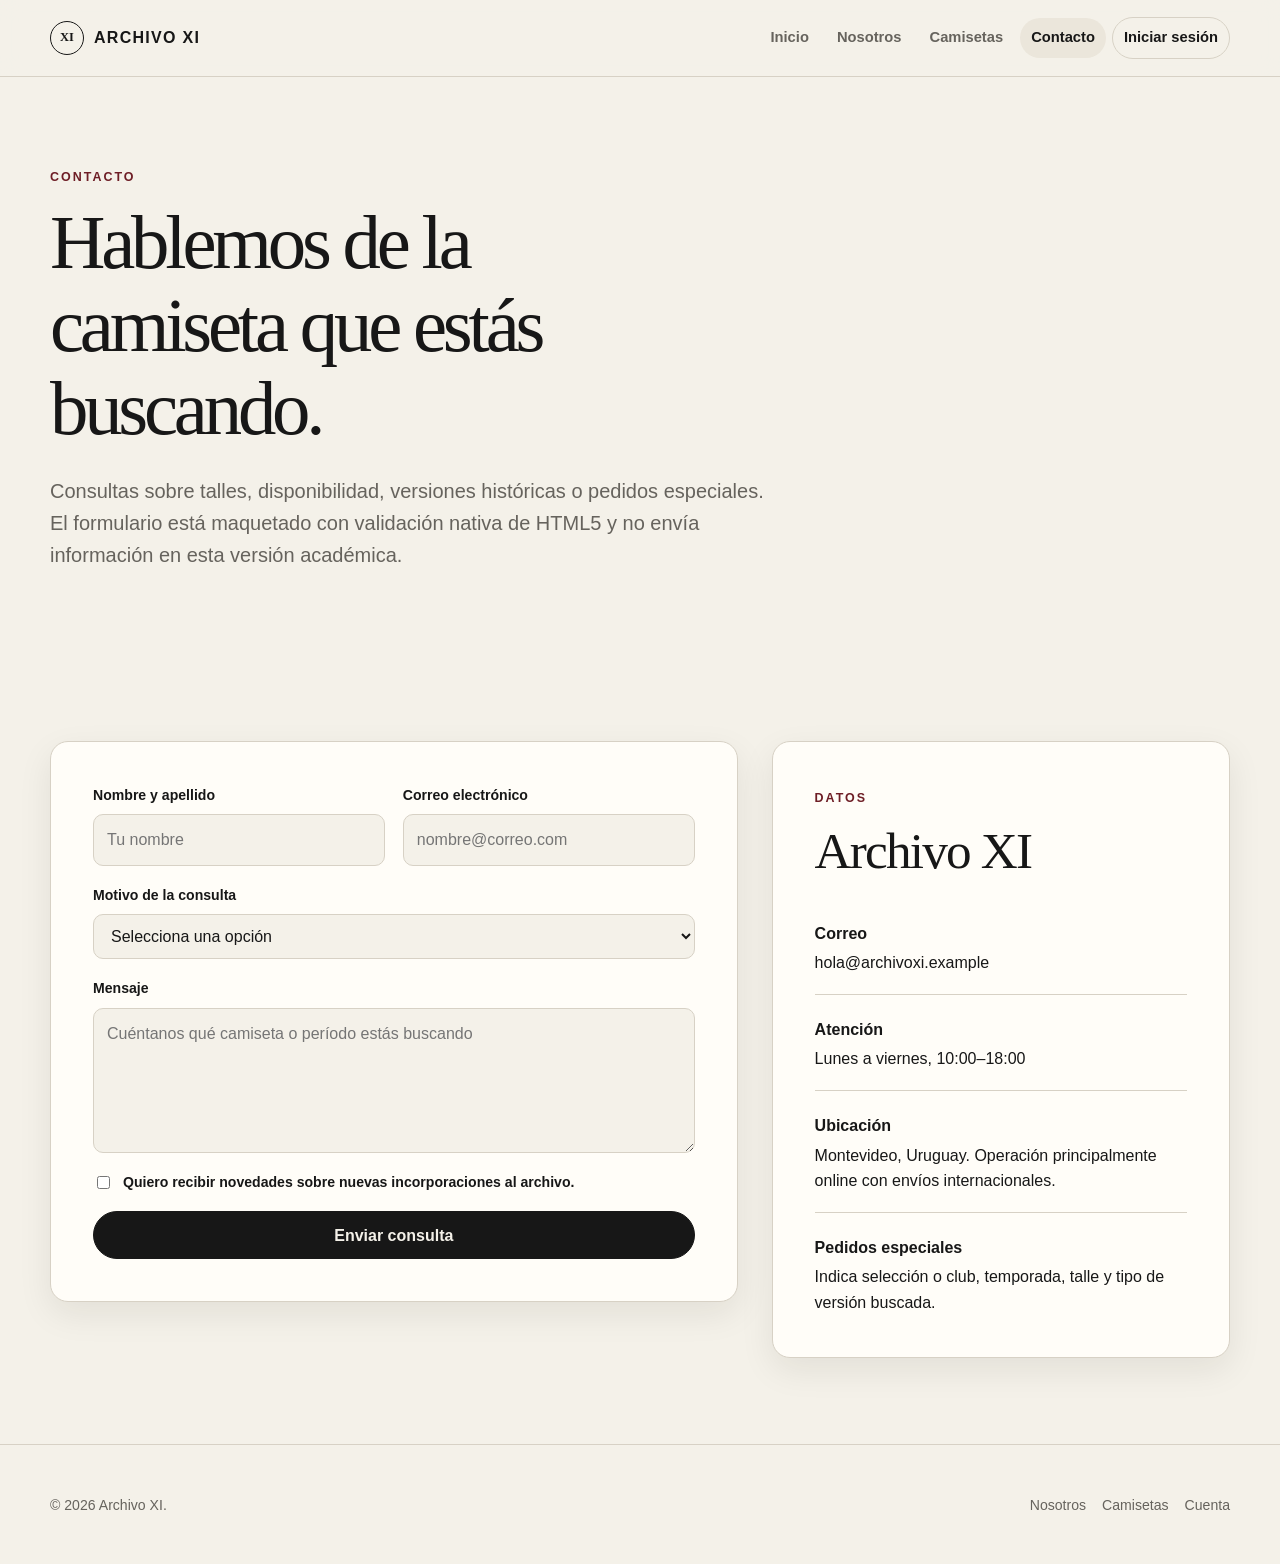
<file: contacto.html>
<!DOCTYPE html>
<html lang="es">
<head>
  <meta charset="UTF-8">
  <meta name="viewport" content="width=device-width, initial-scale=1.0">
  <meta name="description" content="Contacta a Archivo XI para consultas sobre camisetas retro, disponibilidad, talles y pedidos especiales.">
  <meta name="keywords" content="contacto camisetas retro, Archivo XI, talles, pedidos camisetas clásicas">
  <meta name="author" content="Archivo XI">
  <title>Contacto | Archivo XI</title>
  <link rel="stylesheet" href="estilos.css">
</head>
<body>
  <header class="site-header">
    <div class="container header-inner">
      <a class="brand" href="index.html" aria-label="Archivo XI, inicio"><span class="brand-mark">XI</span>ARCHIVO XI</a>
      <nav class="main-nav" aria-label="Navegación principal">
        <a href="index.html">Inicio</a><a href="nosotros.html">Nosotros</a><a href="productos.html">Camisetas</a><a href="contacto.html" aria-current="page">Contacto</a><a class="nav-login" href="login.html">Iniciar sesión</a>
      </nav>
    </div>
  </header>

  <main>
    <section class="container page-hero">
      <p class="eyebrow">Contacto</p>
      <h1>Hablemos de la camiseta que estás buscando.</h1>
      <p class="lead">Consultas sobre talles, disponibilidad, versiones históricas o pedidos especiales. El formulario está maquetado con validación nativa de HTML5 y no envía información en esta versión académica.</p>
    </section>

    <section class="section">
      <div class="container form-layout">
        <form class="form-card" action="#" method="post">
          <div class="form-grid">
            <div class="form-field">
              <label for="nombre">Nombre y apellido</label>
              <input id="nombre" name="nombre" type="text" autocomplete="name" minlength="2" required placeholder="Tu nombre">
            </div>
            <div class="form-field">
              <label for="email">Correo electrónico</label>
              <input id="email" name="email" type="email" autocomplete="email" required placeholder="nombre@correo.com">
            </div>
            <div class="form-field full">
              <label for="motivo">Motivo de la consulta</label>
              <select id="motivo" name="motivo" required>
                <option value="" selected disabled>Selecciona una opción</option>
                <option value="producto">Consulta por una camiseta</option>
                <option value="talle">Talles y medidas</option>
                <option value="pedido">Pedido especial</option>
                <option value="otro">Otro</option>
              </select>
            </div>
            <div class="form-field full">
              <label for="mensaje">Mensaje</label>
              <textarea id="mensaje" name="mensaje" minlength="10" required placeholder="Cuéntanos qué camiseta o período estás buscando"></textarea>
            </div>
            <div class="form-field full">
              <label class="check-row" for="newsletter">
                <input id="newsletter" name="newsletter" type="checkbox">
                <span>Quiero recibir novedades sobre nuevas incorporaciones al archivo.</span>
              </label>
            </div>
            <div class="form-field full">
              <button class="btn" type="submit">Enviar consulta</button>
            </div>
          </div>
        </form>

        <aside class="contact-card" aria-label="Información de contacto">
          <p class="eyebrow">Datos</p>
          <h2>Archivo XI</h2>
          <div class="contact-list">
            <div><strong>Correo</strong><span>hola@archivoxi.example</span></div>
            <div><strong>Atención</strong><span>Lunes a viernes, 10:00–18:00</span></div>
            <div><strong>Ubicación</strong><span>Montevideo, Uruguay. Operación principalmente online con envíos internacionales.</span></div>
            <div><strong>Pedidos especiales</strong><span>Indica selección o club, temporada, talle y tipo de versión buscada.</span></div>
          </div>
        </aside>
      </div>
    </section>
  </main>

  <footer class="site-footer">
    <div class="container footer-inner"><p>© 2026 Archivo XI. </p><div class="footer-links"><a href="nosotros.html">Nosotros</a><a href="productos.html">Camisetas</a><a href="login.html">Cuenta</a></div></div>
  </footer>
</body>
</html>
</file>
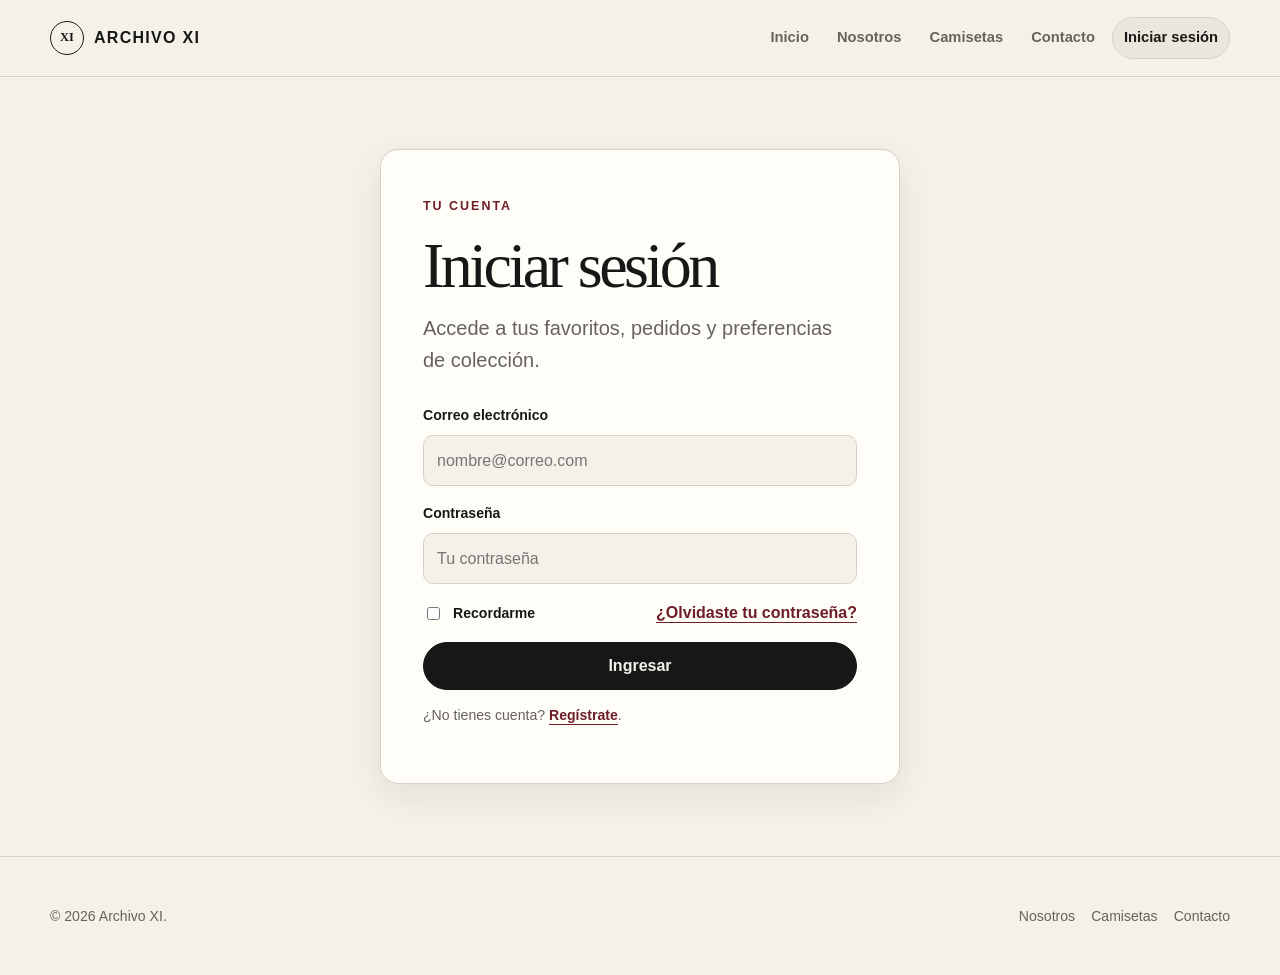
<file: login.html>
<!DOCTYPE html>
<html lang="es">
<head>
  <meta charset="UTF-8">
  <meta name="viewport" content="width=device-width, initial-scale=1.0">
  <meta name="description" content="Inicio de sesión de Archivo XI para clientes de la tienda de camisetas de fútbol retro.">
  <meta name="keywords" content="Archivo XI, iniciar sesión, cuenta cliente, camisetas retro">
  <meta name="author" content="Archivo XI">
  <title>Iniciar sesión | Archivo XI</title>
  <link rel="stylesheet" href="estilos.css">
</head>
<body>
  <header class="site-header">
    <div class="container header-inner">
      <a class="brand" href="index.html" aria-label="Archivo XI, inicio"><span class="brand-mark">XI</span>ARCHIVO XI</a>
      <nav class="main-nav" aria-label="Navegación principal">
        <a href="index.html">Inicio</a><a href="nosotros.html">Nosotros</a><a href="productos.html">Camisetas</a><a href="contacto.html">Contacto</a><a class="nav-login" href="login.html" aria-current="page">Iniciar sesión</a>
      </nav>
    </div>
  </header>

  <main class="container login-shell">
    <section class="login-card" aria-labelledby="login-title">
      <p class="eyebrow">Tu cuenta</p>
      <h1 id="login-title">Iniciar sesión</h1>
      <p class="lead">Accede a tus favoritos, pedidos y preferencias de colección.</p>
      <form class="login-form" action="#" method="post">
        <div class="form-field">
          <label for="login-email">Correo electrónico</label>
          <input id="login-email" name="email" type="email" autocomplete="email" required placeholder="nombre@correo.com">
        </div>
        <div class="form-field">
          <label for="login-password">Contraseña</label>
          <input id="login-password" name="password" type="password" autocomplete="current-password" minlength="6" required placeholder="Tu contraseña">
        </div>
        <div class="login-options">
          <label class="check-row" for="recordarme"><input id="recordarme" name="recordarme" type="checkbox"><span>Recordarme</span></label>
          <a class="text-link" href="#">¿Olvidaste tu contraseña?</a>
        </div>
        <button class="btn" type="submit">Ingresar</button>
      </form>
      <p class="small-text">¿No tienes cuenta? <a class="text-link" href="#">Regístrate</a>.</p>
    </section>
  </main>

  <footer class="site-footer">
    <div class="container footer-inner"><p>© 2026 Archivo XI.</p><div class="footer-links"><a href="nosotros.html">Nosotros</a><a href="productos.html">Camisetas</a><a href="contacto.html">Contacto</a></div></div>
  </footer>
</body>
</html>
</file>
<file: estilos.css>
:root {
  --bg: #f4f1e9;
  --surface: #fffdf8;
  --surface-2: #ebe6db;
  --text: #171717;
  --muted: #66635d;
  --line: #d7d1c5;
  --accent: #6e1e26;
  --accent-strong: #51141a;
  --accent-contrast: #fffaf0;
  --shadow: 0 12px 34px rgba(30, 24, 17, 0.08);
  --radius: 18px;
  --max: 1180px;
}

@media (prefers-color-scheme: dark) {
  :root {
    --bg: #11100f;
    --surface: #191816;
    --surface-2: #24221f;
    --text: #f1eee6;
    --muted: #b8b2a7;
    --line: #37332d;
    --accent: #c66a73;
    --accent-strong: #e28a93;
    --accent-contrast: #14110f;
    --shadow: 0 14px 34px rgba(0, 0, 0, 0.28);
  }
}

* {
  box-sizing: border-box;
}

html {
  scroll-behavior: smooth;
}

body {
  margin: 0;
  background: var(--bg);
  color: var(--text);
  font-family: Inter, ui-sans-serif, -apple-system, BlinkMacSystemFont, "Segoe UI", sans-serif;
  line-height: 1.6;
}

img {
  display: block;
  width: 100%;
}

a {
  color: inherit;
}

button,
input,
select,
textarea {
  font: inherit;
}

button {
  cursor: pointer;
}

.container {
  width: min(calc(100% - 40px), var(--max));
  margin-inline: auto;
}

.site-header {
  position: sticky;
  top: 0;
  z-index: 10;
  border-bottom: 1px solid var(--line);
  background: color-mix(in srgb, var(--bg) 92%, transparent);
  backdrop-filter: blur(12px);
}

.header-inner {
  min-height: 76px;
  display: flex;
  align-items: center;
  justify-content: space-between;
  gap: 28px;
}

.brand {
  display: inline-flex;
  align-items: center;
  gap: 10px;
  color: var(--text);
  text-decoration: none;
  font-weight: 850;
  letter-spacing: 0.08em;
  white-space: nowrap;
}

.brand-mark {
  display: grid;
  width: 34px;
  aspect-ratio: 1;
  place-items: center;
  border: 1px solid var(--text);
  border-radius: 50%;
  font-family: Georgia, "Times New Roman", serif;
  font-size: 0.78rem;
  letter-spacing: 0;
}

.main-nav {
  display: flex;
  align-items: center;
  justify-content: flex-end;
  gap: 6px;
  flex-wrap: wrap;
}

.main-nav a {
  padding: 8px 11px;
  border-radius: 999px;
  color: var(--muted);
  text-decoration: none;
  font-size: 0.92rem;
  font-weight: 650;
  transition: background-color 160ms ease, color 160ms ease;
}

.main-nav a:hover,
.main-nav a[aria-current="page"] {
  background: var(--surface-2);
  color: var(--text);
}

.main-nav .nav-login {
  border: 1px solid var(--line);
  color: var(--text);
}

.hero {
  min-height: calc(100vh - 76px);
  display: grid;
  grid-template-columns: 1.1fr 0.9fr;
  align-items: center;
  gap: clamp(36px, 7vw, 88px);
  padding-block: 72px;
}

.hero-copy {
  animation: hero-in 700ms ease-out both;
}

.eyebrow {
  display: inline-block;
  margin: 0 0 14px;
  color: var(--accent);
  font-size: 0.78rem;
  font-weight: 800;
  letter-spacing: 0.16em;
  text-transform: uppercase;
}

h1,
h2,
h3 {
  margin-top: 0;
  line-height: 1.08;
}

h1,
.display-title {
  max-width: 12ch;
  margin-bottom: 24px;
  font-family: Georgia, "Times New Roman", serif;
  font-size: clamp(3rem, 7vw, 6.6rem);
  font-weight: 500;
  letter-spacing: -0.055em;
}

h2 {
  font-family: Georgia, "Times New Roman", serif;
  font-size: clamp(2rem, 4vw, 3.5rem);
  font-weight: 500;
  letter-spacing: -0.035em;
}

h3 {
  font-size: 1.08rem;
}

.lead {
  max-width: 66ch;
  margin: 0 0 28px;
  color: var(--muted);
  font-size: clamp(1.05rem, 1.6vw, 1.25rem);
}

.actions {
  display: flex;
  gap: 12px;
  flex-wrap: wrap;
}

.btn {
  display: inline-flex;
  min-height: 48px;
  align-items: center;
  justify-content: center;
  padding: 0 20px;
  border: 1px solid var(--text);
  border-radius: 999px;
  background: var(--text);
  color: var(--bg);
  text-decoration: none;
  font-weight: 750;
  transition: transform 160ms ease, opacity 160ms ease;
}

.btn:hover {
  transform: translateY(-2px);
  opacity: 0.9;
}

.btn-secondary {
  background: transparent;
  color: var(--text);
}

.hero-visual {
  position: relative;
}

.hero-card {
  overflow: hidden;
  border: 1px solid var(--line);
  border-radius: 26px;
  background: var(--surface);
  box-shadow: var(--shadow);
}

.hero-card img {
  height: min(64vh, 680px);
  object-fit: contain;
  background: #f7f4ec;
}

.hero-caption {
  display: flex;
  align-items: flex-end;
  justify-content: space-between;
  gap: 20px;
  padding: 18px 20px;
}

.hero-caption p,
.hero-caption strong {
  margin: 0;
}

.hero-caption p {
  color: var(--muted);
  font-size: 0.9rem;
}

.section {
  padding-block: 86px;
}

.section-alt {
  background: var(--surface-2);
}

.section-heading {
  display: flex;
  align-items: end;
  justify-content: space-between;
  gap: 24px;
  margin-bottom: 34px;
}

.section-heading p {
  max-width: 58ch;
  margin: 0;
  color: var(--muted);
}

.editorial-grid,
.about-grid {
  display: grid;
  grid-template-columns: repeat(2, minmax(0, 1fr));
  gap: 28px;
  align-items: center;
}

.editorial-card {
  padding: clamp(26px, 4vw, 46px);
  border: 1px solid var(--line);
  border-radius: var(--radius);
  background: var(--surface);
}

.editorial-card p:last-child {
  margin-bottom: 0;
}

.stats {
  display: grid;
  grid-template-columns: repeat(3, 1fr);
  gap: 12px;
  margin-top: 30px;
}

.stat {
  padding: 18px;
  border-top: 1px solid var(--line);
}

.stat strong {
  display: block;
  font-family: Georgia, "Times New Roman", serif;
  font-size: 2rem;
  font-weight: 500;
}

.stat span {
  color: var(--muted);
  font-size: 0.86rem;
}

.page-hero {
  padding-block: 86px 56px;
}

.page-hero h1 {
  max-width: 15ch;
  font-size: clamp(2.8rem, 6vw, 5.4rem);
}

.about-image {
  overflow: hidden;
  min-height: 540px;
  border-radius: var(--radius);
  background: var(--surface-2);
}

.about-image img {
  height: 100%;
  min-height: 540px;
  object-fit: cover;
}

.values-list {
  padding-left: 20px;
  color: var(--muted);
}

.values-list li {
  margin-bottom: 12px;
  padding-left: 8px;
}

.timeline {
  display: grid;
  grid-template-columns: repeat(3, minmax(0, 1fr));
  gap: 18px;
}

.timeline article {
  padding: 24px;
  border-top: 2px solid var(--accent);
  background: var(--surface);
}

.timeline time {
  color: var(--accent);
  font-weight: 800;
}

.products-grid {
  display: grid;
  grid-template-columns: repeat(4, minmax(0, 1fr));
  gap: 20px;
}

.product-card {
  overflow: hidden;
  border: 1px solid var(--line);
  border-radius: var(--radius);
  background: var(--surface);
  transition: transform 180ms ease, box-shadow 180ms ease, border-color 180ms ease;
}

.product-card:hover {
  transform: translateY(-4px);
  border-color: color-mix(in srgb, var(--accent) 50%, var(--line));
  box-shadow: var(--shadow);
}

.product-image {
  overflow: hidden;
  aspect-ratio: 4 / 5;
  background: #f4f0e7;
}

.product-image img {
  width: 100%;
  height: 100%;
  object-fit: contain;
  transition: transform 220ms ease;
}

.product-card:hover .product-image img {
  transform: scale(1.025);
}

.product-body {
  padding: 18px;
}

.product-kicker {
  margin: 0 0 6px;
  color: var(--accent);
  font-size: 0.76rem;
  font-weight: 800;
  letter-spacing: 0.1em;
  text-transform: uppercase;
}

.product-body h3 {
  margin-bottom: 8px;
}

.product-body p {
  margin: 0;
  color: var(--muted);
  font-size: 0.92rem;
}

.product-meta {
  display: flex;
  justify-content: space-between;
  gap: 12px;
  margin-top: 18px;
  padding-top: 14px;
  border-top: 1px solid var(--line);
  font-size: 0.9rem;
}

.product-meta strong {
  color: var(--text);
}

.table-wrap {
  overflow-x: auto;
  border: 1px solid var(--line);
  border-radius: var(--radius);
  background: var(--surface);
}

table {
  width: 100%;
  border-collapse: collapse;
  min-width: 720px;
}

th,
td {
  padding: 17px 20px;
  border-bottom: 1px solid var(--line);
  text-align: left;
}

th {
  background: var(--surface-2);
  font-size: 0.82rem;
  letter-spacing: 0.05em;
  text-transform: uppercase;
}

tr:last-child td {
  border-bottom: 0;
}

.form-layout {
  display: grid;
  grid-template-columns: minmax(0, 1.2fr) minmax(280px, 0.8fr);
  gap: 34px;
  align-items: start;
}

.form-card,
.contact-card,
.login-card {
  padding: clamp(24px, 4vw, 42px);
  border: 1px solid var(--line);
  border-radius: var(--radius);
  background: var(--surface);
  box-shadow: var(--shadow);
}

.form-grid {
  display: grid;
  grid-template-columns: repeat(2, minmax(0, 1fr));
  gap: 18px;
}

.form-field {
  display: flex;
  flex-direction: column;
  gap: 8px;
}

.form-field.full {
  grid-column: 1 / -1;
}

label,
.legend-like {
  font-size: 0.88rem;
  font-weight: 750;
}

input,
select,
textarea {
  width: 100%;
  border: 1px solid var(--line);
  border-radius: 10px;
  background: var(--bg);
  color: var(--text);
  padding: 12px 13px;
  outline: none;
}

input:focus,
select:focus,
textarea:focus {
  border-color: var(--accent);
  box-shadow: 0 0 0 3px color-mix(in srgb, var(--accent) 20%, transparent);
}

textarea {
  min-height: 145px;
  resize: vertical;
}

.check-row {
  display: flex;
  align-items: flex-start;
  gap: 10px;
}

.check-row input {
  width: auto;
  margin-top: 5px;
}

.form-note,
.small-text {
  color: var(--muted);
  font-size: 0.88rem;
}

.contact-list {
  display: grid;
  gap: 22px;
}

.contact-list div {
  padding-bottom: 18px;
  border-bottom: 1px solid var(--line);
}

.contact-list div:last-child {
  border-bottom: 0;
  padding-bottom: 0;
}

.contact-list strong {
  display: block;
  margin-bottom: 4px;
}

.login-shell {
  min-height: calc(100vh - 76px - 190px);
  display: grid;
  place-items: center;
  padding-block: 72px;
}

.login-card {
  width: min(100%, 520px);
}

.login-card h1 {
  max-width: none;
  margin-bottom: 12px;
  font-size: clamp(2.4rem, 5vw, 4rem);
}

.login-form {
  display: grid;
  gap: 16px;
  margin-top: 28px;
}

.login-options {
  display: flex;
  align-items: center;
  justify-content: space-between;
  gap: 16px;
  flex-wrap: wrap;
}

.text-link {
  color: var(--accent);
  font-weight: 750;
  text-underline-offset: 4px;
}

.site-footer {
  border-top: 1px solid var(--line);
  padding-block: 34px;
}

.footer-inner {
  display: flex;
  align-items: center;
  justify-content: space-between;
  gap: 22px;
  color: var(--muted);
  font-size: 0.88rem;
}

.footer-links {
  display: flex;
  gap: 16px;
  flex-wrap: wrap;
}

.footer-links a {
  text-decoration: none;
}

.footer-links a:hover {
  color: var(--text);
}

.source-note {
  margin-top: 18px;
  color: var(--muted);
  font-size: 0.78rem;
}

@keyframes hero-in {
  from {
    opacity: 0;
    transform: translateY(18px);
  }
  to {
    opacity: 1;
    transform: translateY(0);
  }
}

@media (prefers-reduced-motion: reduce) {
  *,
  *::before,
  *::after {
    scroll-behavior: auto !important;
    animation-duration: 0.01ms !important;
    animation-iteration-count: 1 !important;
    transition-duration: 0.01ms !important;
  }
}

@media (max-width: 980px) {
  .header-inner {
    align-items: flex-start;
    flex-direction: column;
    padding-block: 14px;
  }

  .site-header {
    position: static;
  }

  .main-nav {
    justify-content: flex-start;
  }

  .hero,
  .about-grid,
  .editorial-grid,
  .form-layout {
    grid-template-columns: 1fr;
  }

  .hero {
    min-height: auto;
    padding-block: 56px;
  }

  .hero-card img {
    height: min(68vw, 600px);
  }

  .products-grid {
    grid-template-columns: repeat(2, minmax(0, 1fr));
  }
}

@media (max-width: 680px) {
  .container {
    width: min(calc(100% - 28px), var(--max));
  }

  .main-nav a {
    padding-inline: 9px;
    font-size: 0.86rem;
  }

  .section {
    padding-block: 64px;
  }

  .section-heading,
  .footer-inner,
  .login-options {
    align-items: flex-start;
    flex-direction: column;
  }

  .products-grid,
  .timeline,
  .form-grid,
  .stats {
    grid-template-columns: 1fr;
  }

  .about-image,
  .about-image img {
    min-height: 390px;
  }

  .hero-caption {
    align-items: flex-start;
    flex-direction: column;
  }
}
</file>
